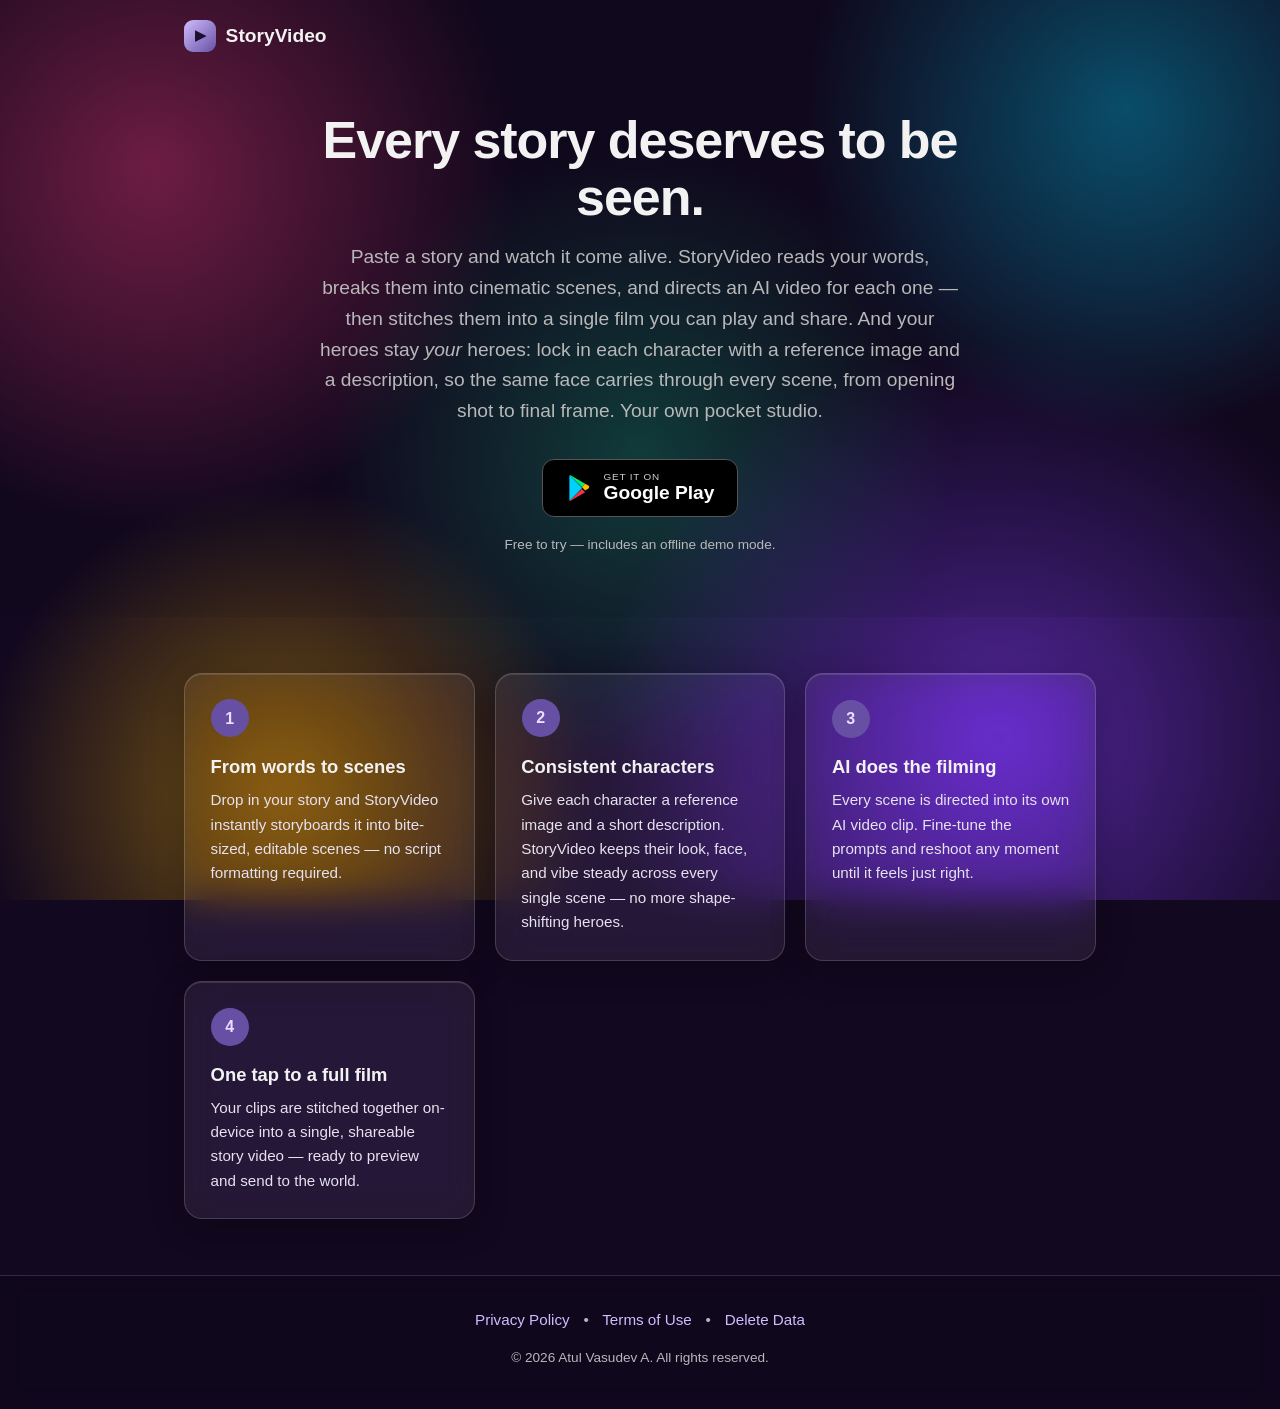
<file: index.html>
<!DOCTYPE html>
<html lang="en">
<head>
  <meta charset="UTF-8" />
  <meta name="viewport" content="width=device-width, initial-scale=1.0" />
  <title>StoryVideo — Turn your story into an AI video</title>
  <meta name="description" content="StoryVideo turns your words into a film — AI-generated scenes with characters that stay consistent from the first frame to the last, using reference images and character descriptions. Right on your phone." />
  <link rel="stylesheet" href="storyvideo/styles.css" />
</head>
<body>
  <header class="hero">
    <nav class="nav">
      <a class="brand" href="index.html">
        <span class="brand-mark">▶</span>
        <span>StoryVideo</span>
      </a>
    </nav>

    <div class="hero-inner">
      <h1>Every story deserves to be seen.</h1>
      <p class="lede">
        Paste a story and watch it come alive. StoryVideo reads your words, breaks them
        into cinematic scenes, and directs an AI video for each one — then stitches them
        into a single film you can play and share. And your heroes stay <em>your</em> heroes:
        lock in each character with a reference image and a description, so the same face
        carries through every scene, from opening shot to final frame. Your own pocket studio.
      </p>

      <a class="play-btn" href="https://play.google.com/store/apps/details?id=com.atul109.storyvideo"
         target="_blank" rel="noopener">
        <svg class="play-icon" viewBox="0 0 512 512" aria-hidden="true">
          <path fill="#EA4335" d="M325 234 92 3c-8-8-19-3-19 9v494c0 12 11 17 19 9l233-231z" opacity="0"/>
          <path fill="#00D0FF" d="M73 6C69 9 66 15 66 22v468c0 7 3 13 7 16l246-250L73 6z"/>
          <path fill="#00F076" d="M73 6c5-3 12-3 18 0l286 165-64 64L73 6z"/>
          <path fill="#FFBD00" d="M377 171l64 37c22 13 22 45 0 58l-64 37-64-66 64-66z"/>
          <path fill="#F63448" d="M73 506c5 3 12 3 18 0l286-165-64-64-240 229z"/>
        </svg>
        <span class="play-btn-text">
          <small>GET IT ON</small>
          <strong>Google Play</strong>
        </span>
      </a>

      <p class="platform-note">Free to try — includes an offline demo mode.</p>
    </div>
  </header>

  <main>
    <section class="features">
      <div class="feature">
        <div class="feature-num">1</div>
        <h3>From words to scenes</h3>
        <p>Drop in your story and StoryVideo instantly storyboards it into bite-sized, editable scenes — no script formatting required.</p>
      </div>
      <div class="feature">
        <div class="feature-num">2</div>
        <h3>Consistent characters</h3>
        <p>Give each character a reference image and a short description. StoryVideo keeps their look, face, and vibe steady across every single scene — no more shape-shifting heroes.</p>
      </div>
      <div class="feature">
        <div class="feature-num">3</div>
        <h3>AI does the filming</h3>
        <p>Every scene is directed into its own AI video clip. Fine-tune the prompts and reshoot any moment until it feels just right.</p>
      </div>
      <div class="feature">
        <div class="feature-num">4</div>
        <h3>One tap to a full film</h3>
        <p>Your clips are stitched together on-device into a single, shareable story video — ready to preview and send to the world.</p>
      </div>
    </section>
  </main>

  <footer class="footer">
    <div class="footer-links">
      <a href="storyvideo/privacy.html">Privacy Policy</a>
      <span class="dot">•</span>
      <a href="storyvideo/terms.html">Terms of Use</a>
      <span class="dot">•</span>
      <a href="storyvideo/delete-data.html">Delete Data</a>
    </div>
    <p class="copyright">© 2026 Atul Vasudev A. All rights reserved.</p>
  </footer>
</body>
</html>
</file>
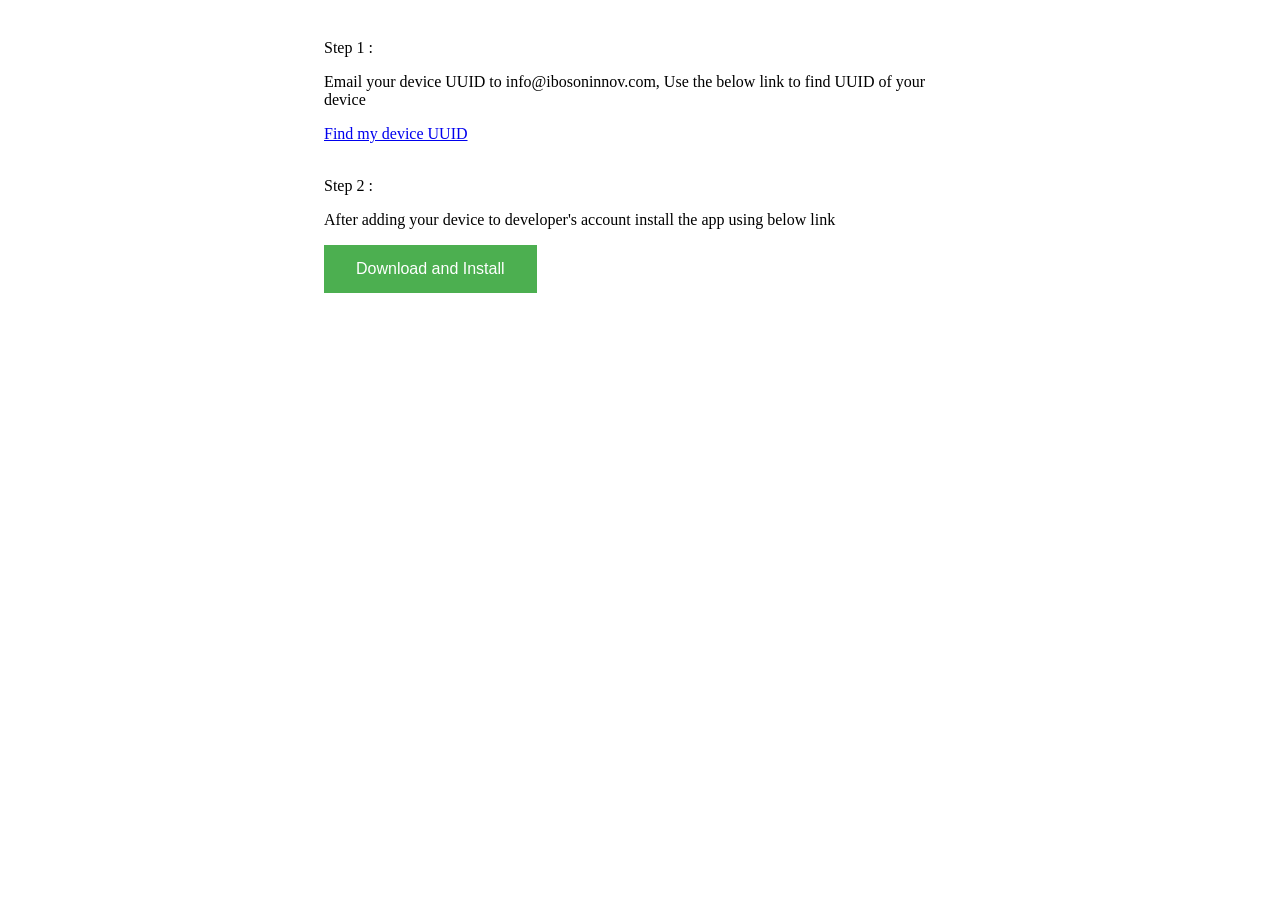
<file: ios.html>
<html>
    <body>
      
        <div class="container">
          <div class="center">
              <p>Step 1 :</p>
              <p>Email your device UUID to info@ibosoninnov.com, Use the below link to find UUID of your device</p>
              <a href="https://webapp.diawi.com/device">Find my device UUID</a><br><br>
              <p>Step 2 :</p>
              <p>After adding your device to developer's account install the app using below link</p>
            <button class="button" onclick="buttonAction()">Download and Install</button>
          </div>
        </div>
       
        <script>
            function buttonAction(){
                window.open("itms-services://?action=download-manifest&url=https://atul109.github.io/testipa.plist");
            }
        </script>
        
        <style>
        .container { 
          height: 300px;
          position: relative;
        }

        .center {
          margin: 0;
          position: absolute;
          top: 50%;
          left: 50%;
          -ms-transform: translate(-50%, -50%);
          transform: translate(-50%, -50%);
        }
            
        .button {
          background-color: #4CAF50; /* Green */
          border: none;
          color: white;
          padding: 15px 32px;
          text-align: center;
          text-decoration: none;
          display: inline-block;
          font-size: 16px;
        }
        </style>

    </body>
</html>
</file>
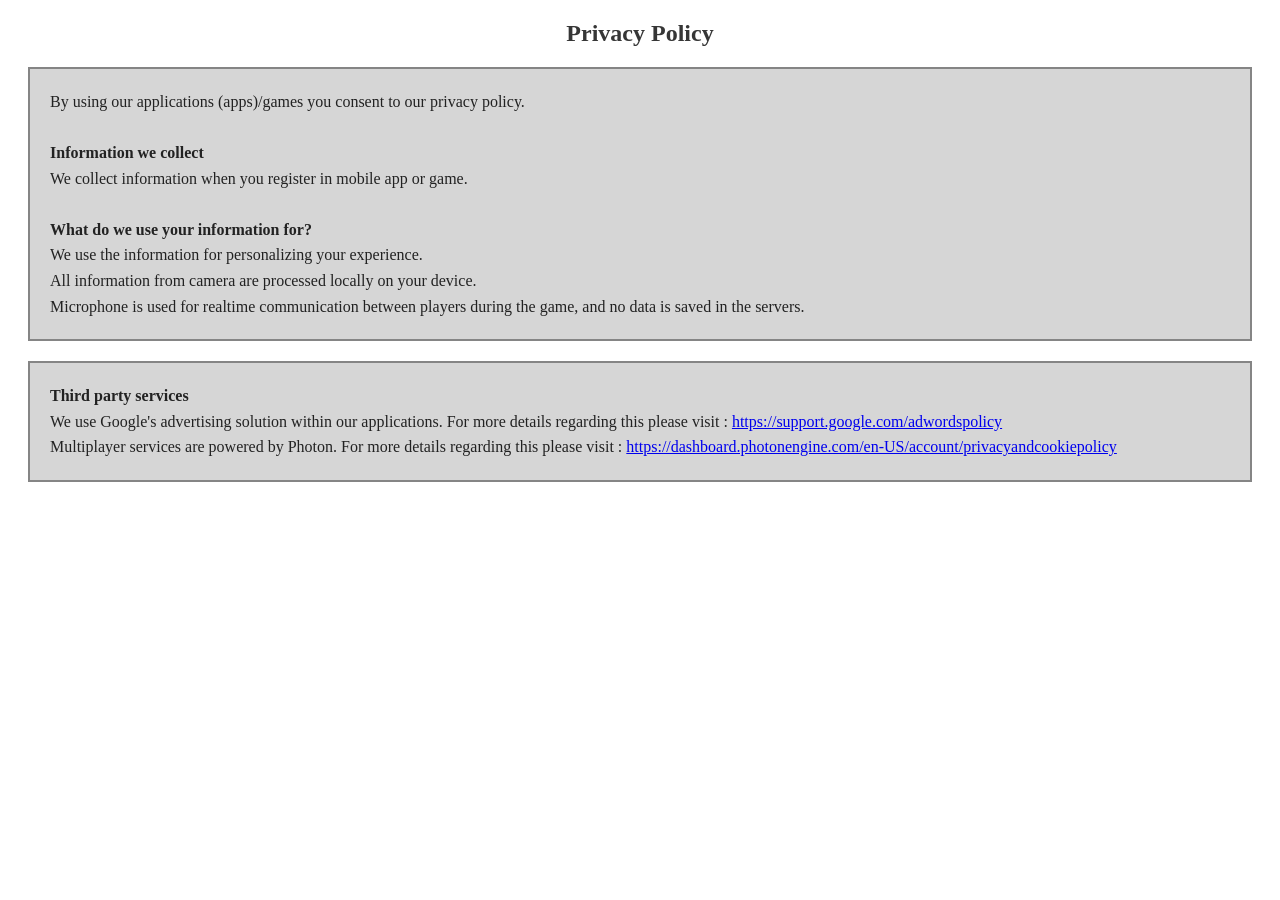
<file: PrivacyPolicy.html>
<!DOCTYPE html>
<html>
	<head>
		<title>Privacy Policy</title>
		<style>
			.paragraph {
			  background-color: rgb(214, 214, 214);
			  color: rgb(34, 34, 34);
			  border: 2px solid rgba(54, 54, 54, 0.5);
			  margin: 20px;
			  padding: 20px;
			  line-height: 1.6;
			}
			</style>
	</head>
	<body>
		<h2 style="text-align:center; color: rgb(54, 54, 54);">Privacy Policy</h2>
	
	<div class="paragraph" style="text-align:left;">
		<span>By using our applications (apps)/games you consent to our privacy policy.<br><br>
			<strong>Information we collect</strong><br>
			We collect information when you register in mobile app or game.<br><br>
			<strong>What do we use your information for?</strong><br>
			We use the information for personalizing your experience.</span><br>
			All information from camera are processed locally on your device.&nbsp;<br>
		Microphone is used for realtime communication between players during the game, and no data is saved in the servers.</div>
	
		<div class="paragraph" style="text-align:left;"><strong>Third party services</strong>&nbsp;<br>
			We use Google's advertising solution within our applications. For more details regarding this please visit : <a target="_blank" href="https://support.google.com/adwordspolicy">https://support.google.com/adwordspolicy</a><br>
			Multiplayer services are powered by Photon. For more details regarding this please visit : <a target="_blank" href="https://dashboard.photonengine.com/en-US/account/privacyandcookiepolicy">https://dashboard.photonengine.com/en-US/account/privacyandcookiepolicy</a>
		</div>
	</div>
	</body>
	</html>
</file>
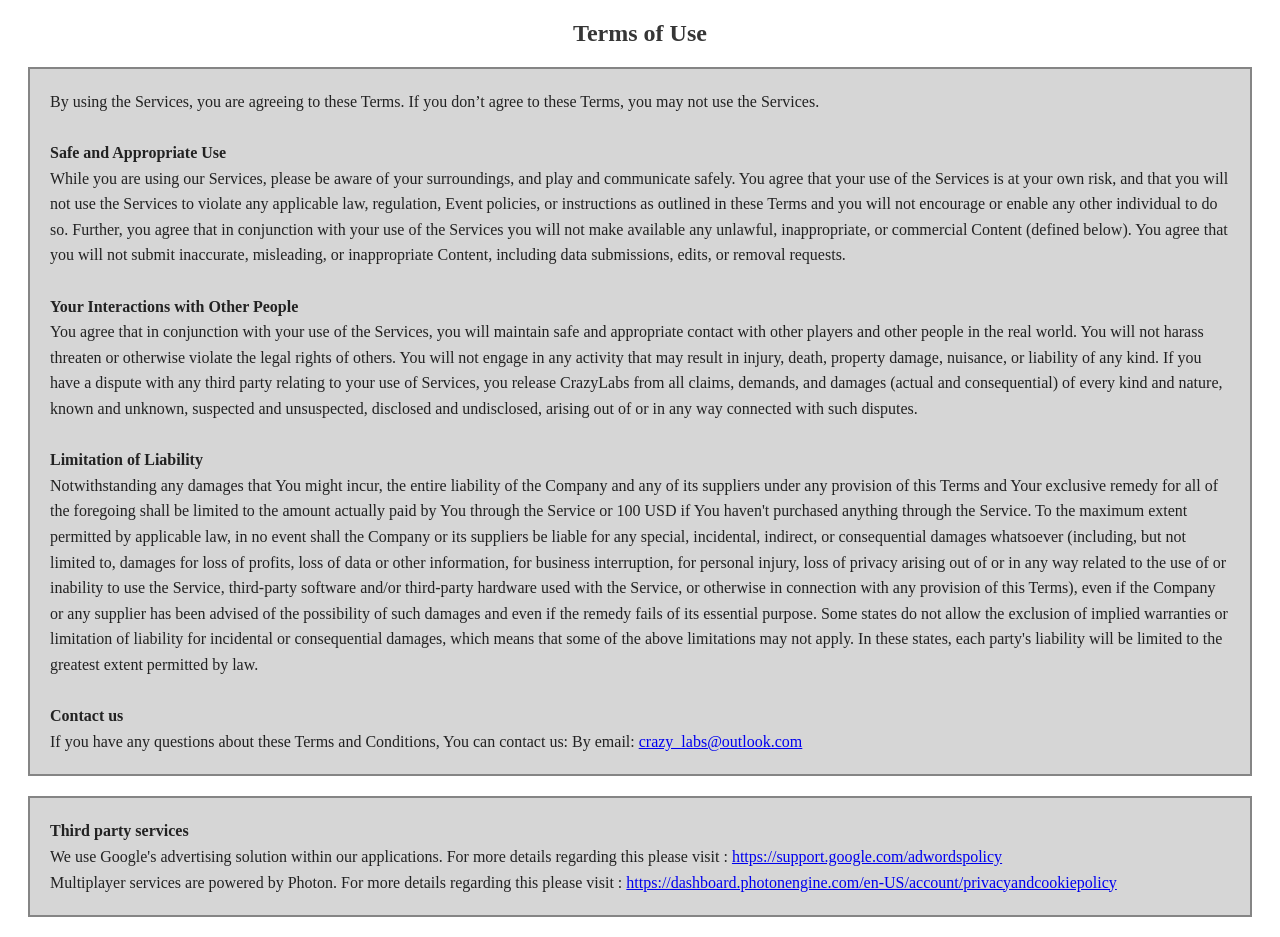
<file: TermsAndConditions.html>
<!DOCTYPE html>
<html>
	<head>
		<title>Terms of Use</title>
		<style>
			.paragraph {
			  background-color: rgb(214, 214, 214);
			  color: rgb(34, 34, 34);
			  border: 2px solid rgba(54, 54, 54, 0.5);
			  margin: 20px;
			  padding: 20px;
			  line-height: 1.6;
			}
			</style>
	</head>
	<body>
		<h2 style="text-align:center; color: rgb(54, 54, 54);">Terms of Use</h2>
	
	<div class="paragraph" style="text-align:left;">
		<span>By using the Services, you are agreeing to these Terms. If you don’t agree to these Terms, you may not use the Services.<br><br>
			<strong>Safe and Appropriate Use</strong><br>
While you are using our Services, please be aware of your surroundings, and play and communicate safely. You agree that your use of the Services is at your own risk, and that you will not use the Services to violate any applicable law, regulation, Event policies, or instructions as outlined in these Terms and you will not encourage or enable any other individual to do so.

Further, you agree that in conjunction with your use of the Services you will not make available any unlawful, inappropriate, or commercial Content (defined below). You agree that you will not submit inaccurate, misleading, or inappropriate Content, including data submissions, edits, or removal requests.<br><br>

<strong>Your Interactions with Other People</strong><br>
You agree that in conjunction with your use of the Services, you will maintain safe and appropriate contact with other players and other people in the real world. You will not harass threaten or otherwise violate the legal rights of others. You will not engage in any activity that may result in injury, death, property damage, nuisance, or liability of any kind. 
If you have a dispute with any third party relating to your use of Services, you release CrazyLabs from all claims, demands, and damages (actual and consequential) of every kind and nature, known and unknown, suspected and unsuspected, disclosed and undisclosed, arising out of or in any way connected with such disputes.<br><br>

<strong>Limitation of Liability</strong><br>
Notwithstanding any damages that You might incur, the entire liability of the Company and any of its suppliers under any provision of this Terms and Your exclusive remedy for all of the foregoing shall be limited to the amount actually paid by You through the Service or 100 USD if You haven't purchased anything through the Service.

To the maximum extent permitted by applicable law, in no event shall the Company or its suppliers be liable for any special, incidental, indirect, or consequential damages whatsoever (including, but not limited to, damages for loss of profits, loss of data or other information, for business interruption, for personal injury, loss of privacy arising out of or in any way related to the use of or inability to use the Service, third-party software and/or third-party hardware used with the Service, or otherwise in connection with any provision of this Terms), even if the Company or any supplier has been advised of the possibility of such damages and even if the remedy fails of its essential purpose.

Some states do not allow the exclusion of implied warranties or limitation of liability for incidental or consequential damages, which means that some of the above limitations may not apply. In these states, each party's liability will be limited to the greatest extent permitted by law.<br><br>

<strong>Contact us</strong><br>
If you have any questions about these Terms and Conditions, You can contact us:

By email: <a href="mailto:crazy_labs@outlook.com">crazy_labs@outlook.com</a>
			</div>
	
		<div class="paragraph" style="text-align:left;"><strong>Third party services</strong>&nbsp;<br>
			We use Google's advertising solution within our applications. For more details regarding this please visit : <a target="_blank" href="https://support.google.com/adwordspolicy">https://support.google.com/adwordspolicy</a><br>
			Multiplayer services are powered by Photon. For more details regarding this please visit : <a target="_blank" href="https://dashboard.photonengine.com/en-US/account/privacyandcookiepolicy">https://dashboard.photonengine.com/en-US/account/privacyandcookiepolicy</a>
		</div>
	</div>
	</body>
	</html>
</file>
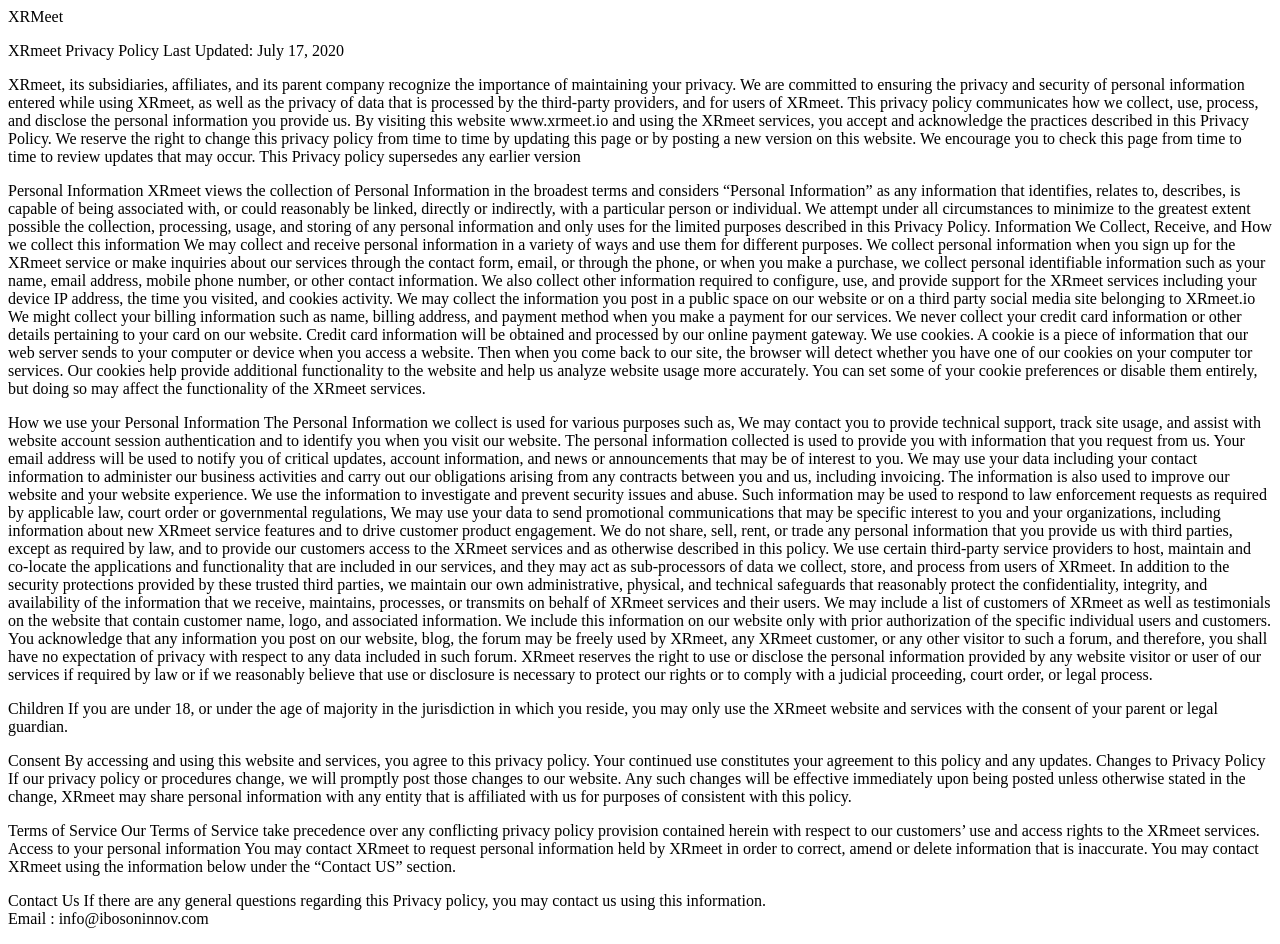
<file: xrmeet-privacy.html>
<html>
    <head>XRMeet</head>
    <body>
    <p>
        XRmeet Privacy Policy 
Last Updated: July 17, 2020
</p>
<p>

XRmeet, its subsidiaries, affiliates, and its parent company recognize the importance of maintaining your privacy. We are committed to ensuring the privacy and security of personal information entered while using XRmeet, as well as the privacy of data that is processed by the third-party providers, and for users of XRmeet. This privacy policy communicates how we collect, use, process, and disclose the personal information you provide us. 

By visiting this website www.xrmeet.io and using the XRmeet services, you accept and acknowledge the practices described in this Privacy Policy. 

We reserve the right to change this privacy policy from time to time by updating this page or by posting a new version on this website. We encourage you to check this page from time to time to review updates that may occur. 

This Privacy policy supersedes any earlier version 
</p>
<p>
Personal Information 

XRmeet views the collection of Personal Information in the broadest terms and considers “Personal Information” as any information that identifies, relates to, describes, is capable of being associated with, or could reasonably be linked, directly or indirectly, with a particular person or individual. 
We attempt under all circumstances to minimize to the greatest extent possible the collection, processing, usage, and storing of any personal information and only uses for the limited purposes described in this Privacy Policy. 

Information We Collect, Receive, and How we collect this information

We may collect and receive personal information in a variety of ways and use them for different purposes. 

We collect personal information when you sign up for the XRmeet service or make inquiries about our services through the contact form, email, or through the phone, or when you make a purchase, we collect personal identifiable information such as your name, email address, mobile phone number, or other contact information.  

We also collect other information required to configure, use, and provide support for the XRmeet services including your device IP address, the time you visited, and cookies activity.
We may collect the information you post in a public space on our website or on a third party social media site belonging to XRmeet.io 

We might collect your billing information such as name, billing address, and payment method when you make a payment for our services. We never collect your credit card information or other details pertaining to your card on our website. Credit card information will be obtained and processed by our online payment gateway.

We use cookies. A cookie is a piece of information that our web server sends to your computer or device when you access a website. Then when you come back to our site, the browser will detect whether you have one of our cookies on your computer tor services. Our cookies help provide additional functionality to the website and help us analyze website usage more accurately. You can set some of your cookie preferences or disable them entirely, but doing so may affect the functionality of the XRmeet services. 
</p>
<p>
How we use your Personal Information

The Personal Information we collect is used for various purposes such as,

We may contact you to provide technical support, track site usage, and assist with website account session authentication and to identify you when you visit our website.

The personal information collected is used to provide you with information that you request from us. Your email address will be used to notify you of critical updates, account information, and news or announcements that may be of interest to you. 

We may use your data including your contact information to administer our business activities and carry out our obligations arising from any contracts between you and us, including invoicing.

The information is also used to improve our website and your website experience. We use the information to investigate and prevent security issues and abuse. Such information may be used to respond to law enforcement requests as required by applicable law, court order or governmental regulations, 

We may use your data to send promotional communications that may be specific interest to you and your organizations, including information about new XRmeet service features and to drive customer product engagement. 

We do not share, sell, rent, or trade any personal information that you provide us with third parties, except as required by law, and to provide our customers access to the XRmeet services and as otherwise described in this policy. 

We use certain third-party service providers to host, maintain and co-locate the applications and functionality that are included in our services, and they may act as sub-processors of data we collect, store, and process from users of XRmeet. In addition to the security protections provided by these trusted third parties, we maintain our own administrative, physical, and technical safeguards that reasonably protect the confidentiality, integrity, and availability of the information that we receive, maintains, processes, or transmits on behalf of XRmeet services and their users. 

We may include a list of customers of XRmeet as well as testimonials on the website that contain customer name, logo, and associated information. We include this information on our website only with prior authorization of the specific individual users and customers. You acknowledge that any information you post on our website, blog, the forum may be freely used by XRmeet, any XRmeet customer, or any other visitor to such a forum, and therefore, you shall have no expectation of privacy with respect to any data included in such forum. 

XRmeet reserves the right to use or disclose the personal information provided by any website visitor or user of our services if required by law or if we reasonably believe that use or disclosure is necessary to protect our rights or to comply with a judicial proceeding, court order, or legal process. 
</p>
<p>
Children

If you are under 18, or under the age of majority in the jurisdiction in which you reside, you may only use the XRmeet website and services with the consent of your parent or legal guardian. 
</p>
<p>
Consent 

	By accessing and using this website and services, you agree to this privacy policy. Your continued use constitutes your agreement to this policy and any updates. 

Changes to Privacy Policy

	If our privacy policy or procedures change, we will promptly post those changes to our website. Any such changes will be effective immediately upon being posted unless otherwise stated in the change, XRmeet may share personal information with any entity that is affiliated with us for purposes of consistent with this policy. 
</p>
<p>
Terms of Service 

	Our Terms of Service take precedence over any conflicting privacy policy provision contained herein with respect to our customers’ use and access rights to the XRmeet services. 

Access to your personal information

    You may contact XRmeet to request personal information held by XRmeet in order to correct, amend or delete information that is inaccurate. You may contact XRmeet using the information below under the “Contact US” section. 
</p>
<p>
Contact Us	

	If there are any general questions regarding this Privacy policy, you may contact us using this information. 

<br>Email : info@ibosoninnov.com
</p>



    </body>
</html>
</file>
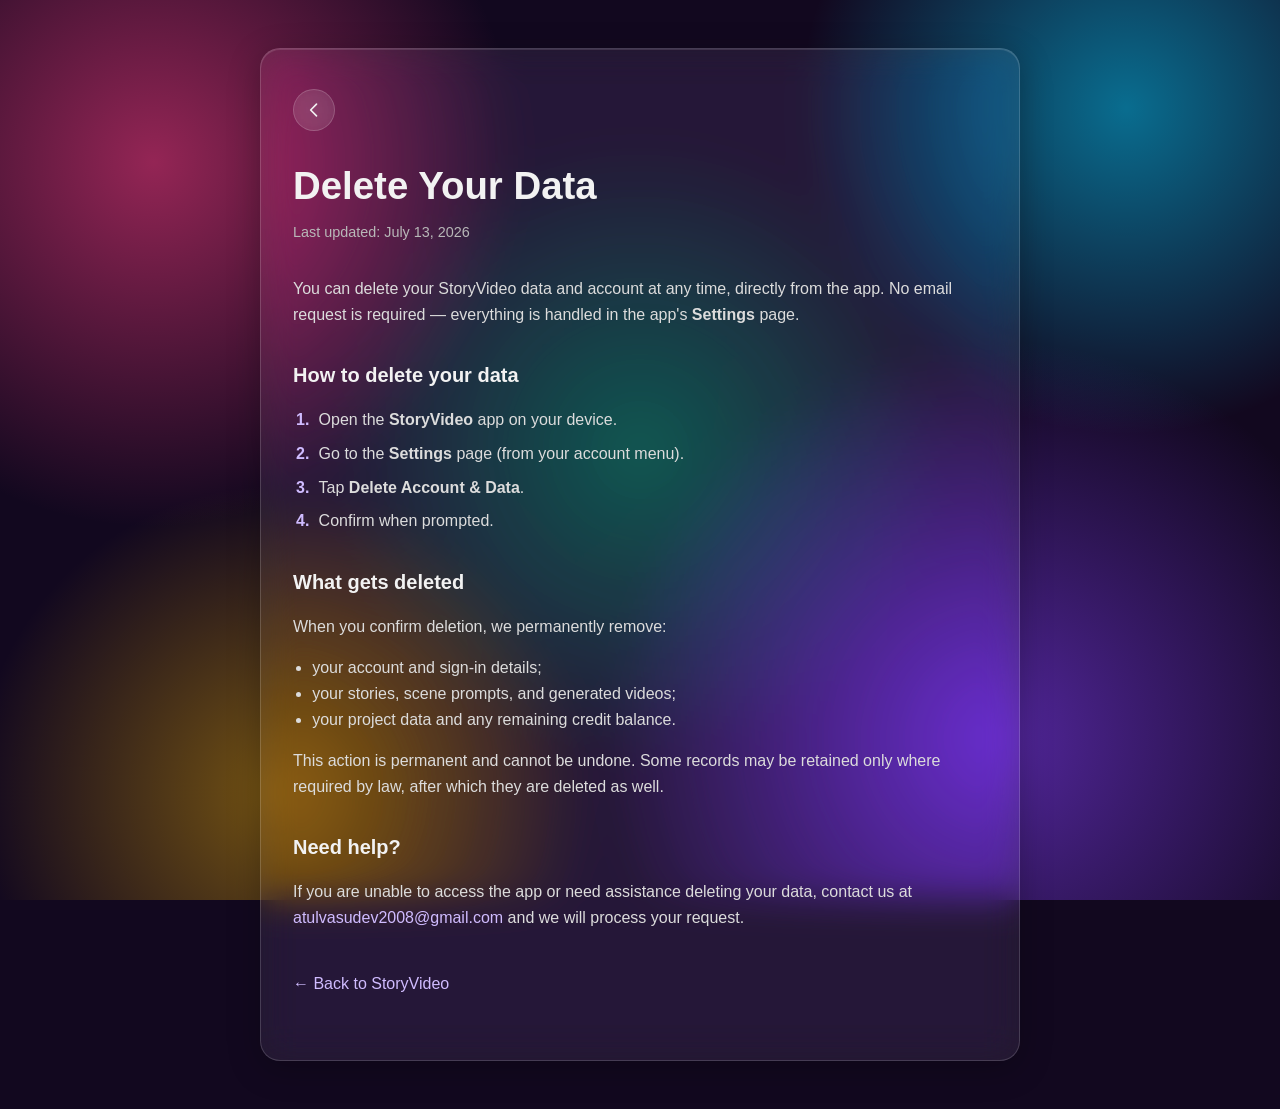
<file: storyvideo/delete-data.html>
<!DOCTYPE html>
<html lang="en">
<head>
  <meta charset="UTF-8" />
  <meta name="viewport" content="width=device-width, initial-scale=1.0" />
  <title>Delete Your Data — StoryVideo</title>
  <link rel="stylesheet" href="styles.css" />
</head>
<body>
  <article class="legal">
    <a class="back" href="../index.html" aria-label="Back to StoryVideo" title="Back to StoryVideo">
      <svg viewBox="0 0 24 24" aria-hidden="true">
        <path d="M15 5l-7 7 7 7" fill="none" stroke="currentColor" stroke-width="2"
              stroke-linecap="round" stroke-linejoin="round"/>
      </svg>
    </a>
    <h1>Delete Your Data</h1>
    <p class="updated">Last updated: July 13, 2026</p>

    <p>
      You can delete your StoryVideo data and account at any time, directly from the
      app. No email request is required — everything is handled in the app's
      <strong>Settings</strong> page.
    </p>

    <h2>How to delete your data</h2>
    <ol class="steps">
      <li>Open the <strong>StoryVideo</strong> app on your device.</li>
      <li>Go to the <strong>Settings</strong> page (from your account menu).</li>
      <li>Tap <strong>Delete Account &amp; Data</strong>.</li>
      <li>Confirm when prompted.</li>
    </ol>

    <h2>What gets deleted</h2>
    <p>When you confirm deletion, we permanently remove:</p>
    <ul>
      <li>your account and sign-in details;</li>
      <li>your stories, scene prompts, and generated videos;</li>
      <li>your project data and any remaining credit balance.</li>
    </ul>
    <p>
      This action is permanent and cannot be undone. Some records may be retained
      only where required by law, after which they are deleted as well.
    </p>

    <h2>Need help?</h2>
    <p>
      If you are unable to access the app or need assistance deleting your data,
      contact us at
      <a href="mailto:atulvasudev2008@gmail.com">atulvasudev2008@gmail.com</a>
      and we will process your request.
    </p>

    <p style="margin-top:2.5rem;"><a href="../index.html">← Back to StoryVideo</a></p>
  </article>
</body>
</html>
</file>
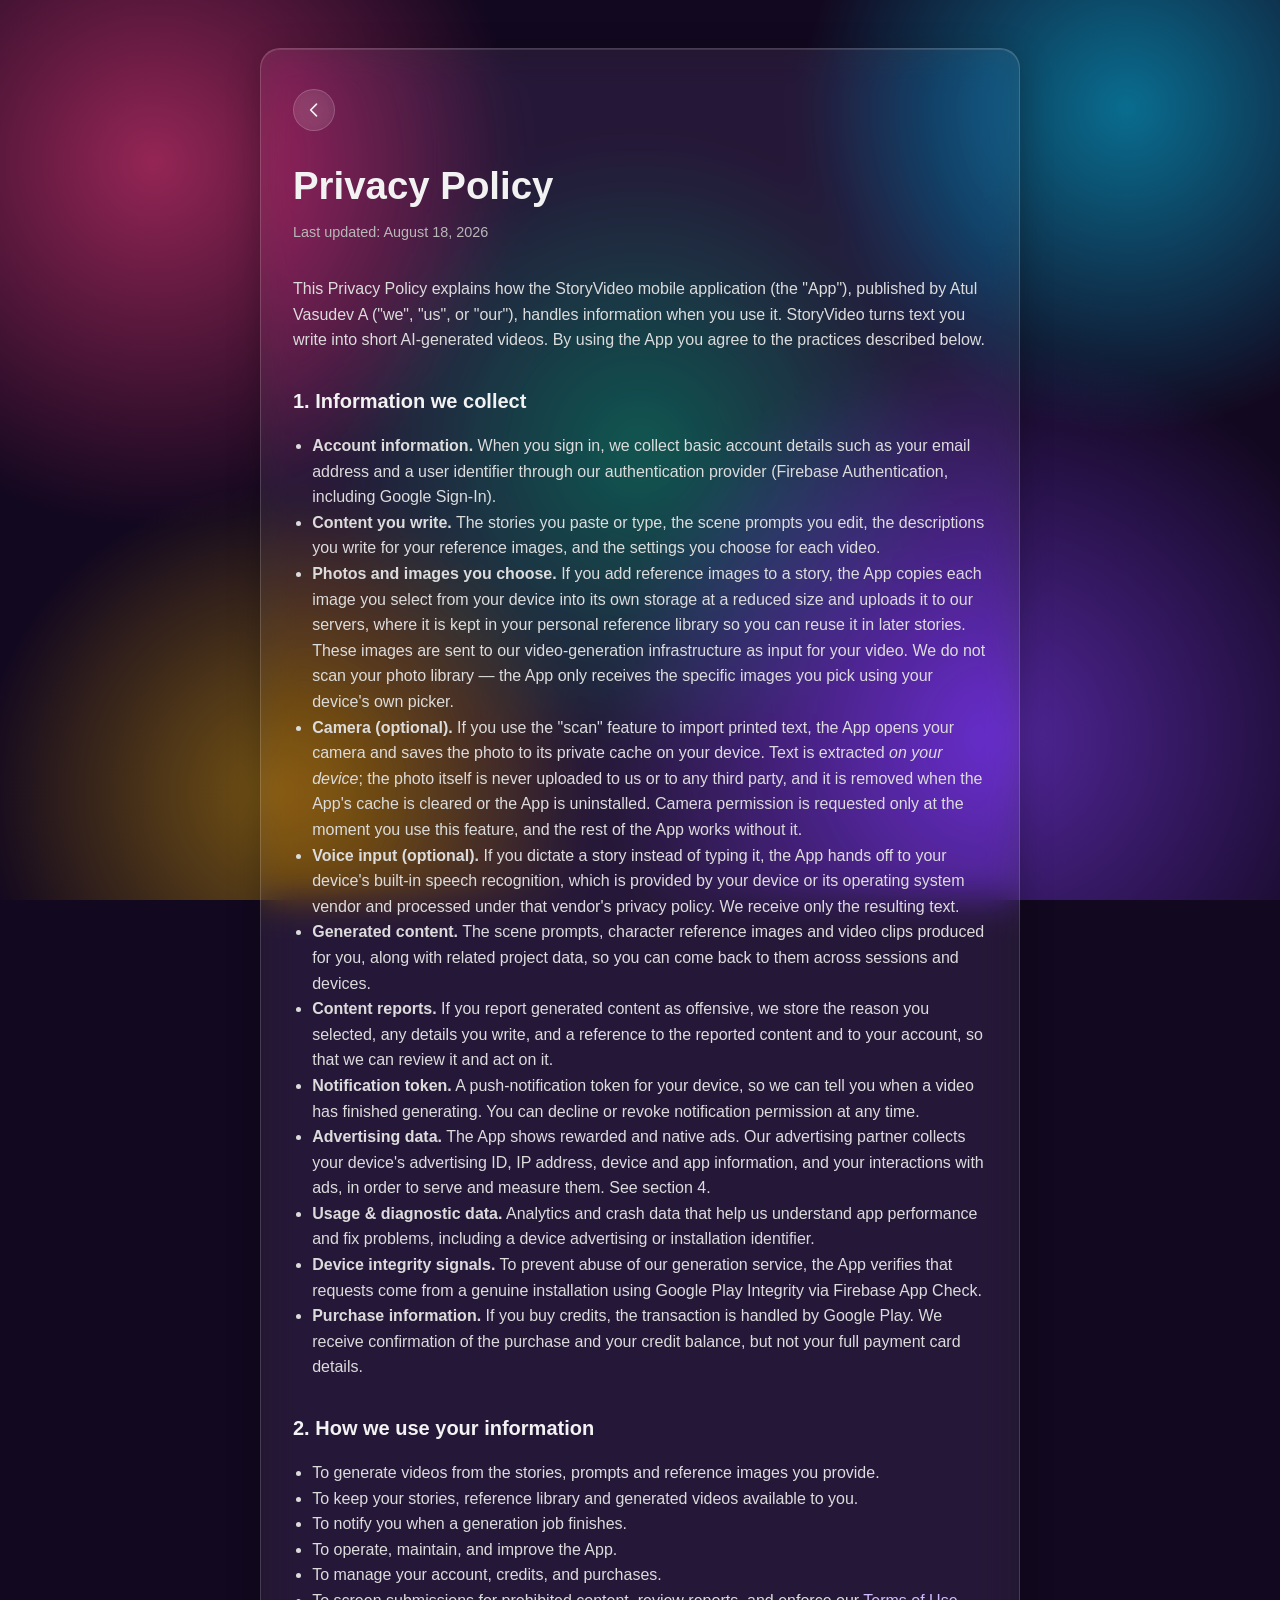
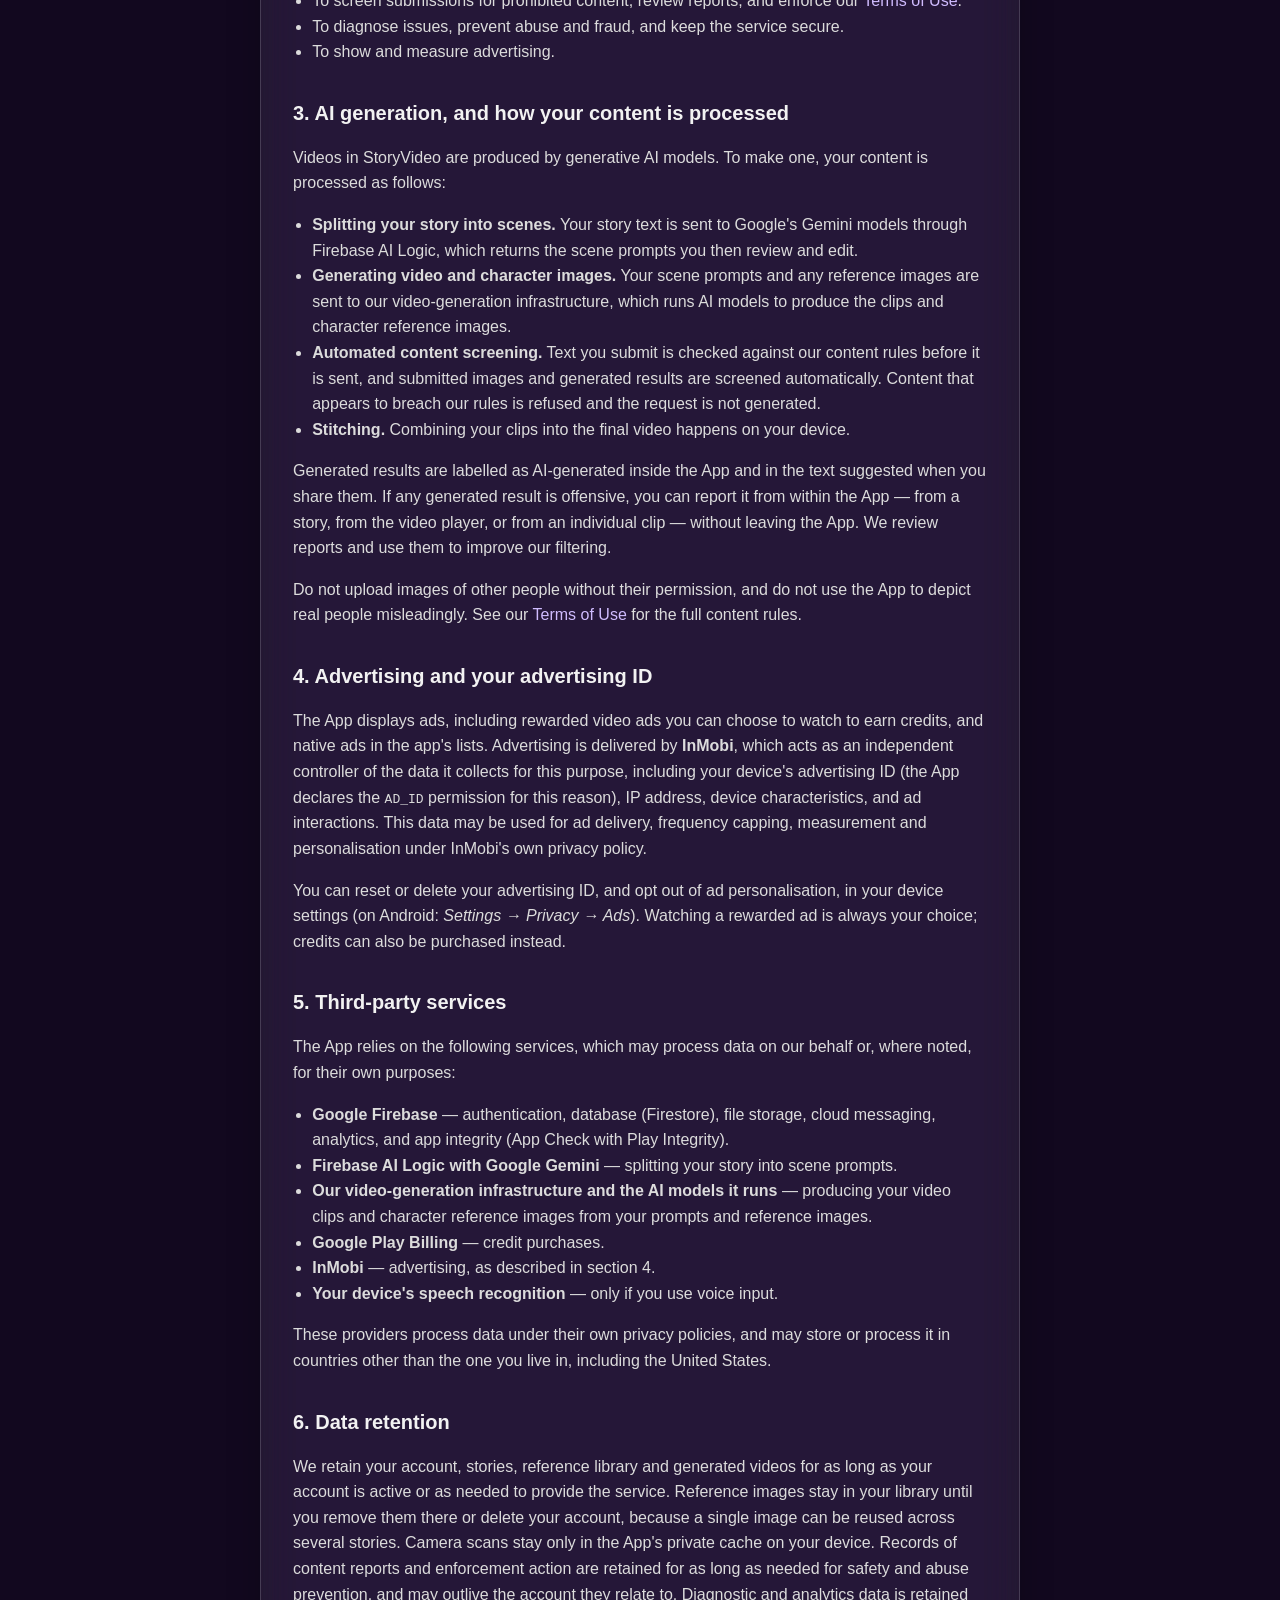
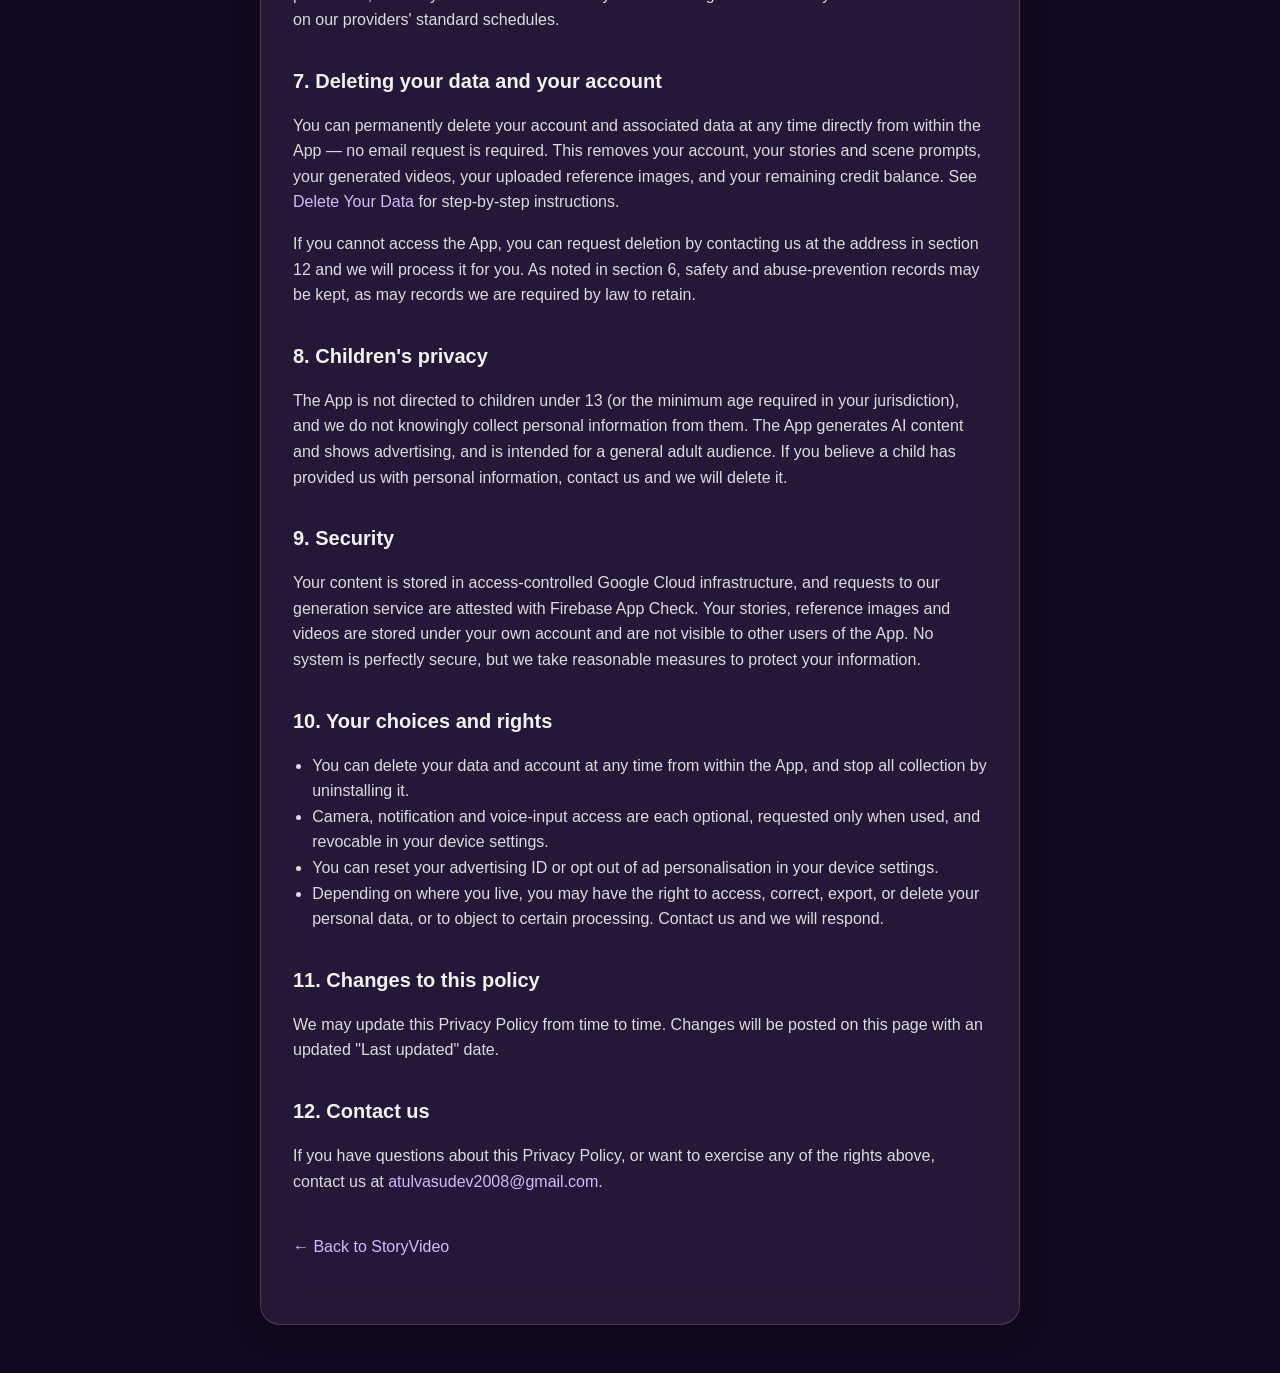
<file: storyvideo/privacy.html>
<!DOCTYPE html>
<html lang="en">
<head>
  <meta charset="UTF-8" />
  <meta name="viewport" content="width=device-width, initial-scale=1.0" />
  <title>Privacy Policy — StoryVideo</title>
  <link rel="stylesheet" href="styles.css" />
</head>
<body>
  <article class="legal">
    <a class="back" href="../index.html" aria-label="Back to StoryVideo" title="Back to StoryVideo">
      <svg viewBox="0 0 24 24" aria-hidden="true">
        <path d="M15 5l-7 7 7 7" fill="none" stroke="currentColor" stroke-width="2"
              stroke-linecap="round" stroke-linejoin="round"/>
      </svg>
    </a>
    <h1>Privacy Policy</h1>
    <p class="updated">Last updated: August 18, 2026</p>

    <p>
      This Privacy Policy explains how the StoryVideo mobile application
      (the "App"), published by Atul Vasudev A ("we", "us", or "our"),
      handles information when you use it. StoryVideo turns text you write into
      short AI-generated videos. By using the App you agree to the practices
      described below.
    </p>

    <h2>1. Information we collect</h2>
    <ul>
      <li><strong>Account information.</strong> When you sign in, we collect basic
        account details such as your email address and a user identifier through
        our authentication provider (Firebase Authentication, including Google
        Sign-In).</li>
      <li><strong>Content you write.</strong> The stories you paste or type, the
        scene prompts you edit, the descriptions you write for your reference
        images, and the settings you choose for each video.</li>
      <li><strong>Photos and images you choose.</strong> If you add reference
        images to a story, the App copies each image you select from your device
        into its own storage at a reduced size and uploads it to our servers, where
        it is kept in your personal reference library so you can reuse it in later
        stories. These images are sent to our video-generation infrastructure as
        input for your video. We do not scan your photo library — the App only
        receives the specific images you pick using your device's own picker.</li>
      <li><strong>Camera (optional).</strong> If you use the "scan" feature to
        import printed text, the App opens your camera and saves the photo to its
        private cache on your device. Text is extracted <em>on your device</em>;
        the photo itself is never uploaded to us or to any third party, and it is
        removed when the App's cache is cleared or the App is uninstalled. Camera
        permission is requested only at the moment you use this feature, and the
        rest of the App works without it.</li>
      <li><strong>Voice input (optional).</strong> If you dictate a story instead
        of typing it, the App hands off to your device's built-in speech
        recognition, which is provided by your device or its operating system
        vendor and processed under that vendor's privacy policy. We receive only
        the resulting text.</li>
      <li><strong>Generated content.</strong> The scene prompts, character
        reference images and video clips produced for you, along with related
        project data, so you can come back to them across sessions and devices.</li>
      <li><strong>Content reports.</strong> If you report generated content as
        offensive, we store the reason you selected, any details you write, and a
        reference to the reported content and to your account, so that we can
        review it and act on it.</li>
      <li><strong>Notification token.</strong> A push-notification token for your
        device, so we can tell you when a video has finished generating. You can
        decline or revoke notification permission at any time.</li>
      <li><strong>Advertising data.</strong> The App shows rewarded and native ads.
        Our advertising partner collects your device's advertising ID, IP address,
        device and app information, and your interactions with ads, in order to
        serve and measure them. See section 4.</li>
      <li><strong>Usage &amp; diagnostic data.</strong> Analytics and crash data
        that help us understand app performance and fix problems, including a
        device advertising or installation identifier.</li>
      <li><strong>Device integrity signals.</strong> To prevent abuse of our
        generation service, the App verifies that requests come from a genuine
        installation using Google Play Integrity via Firebase App Check.</li>
      <li><strong>Purchase information.</strong> If you buy credits, the transaction
        is handled by Google Play. We receive confirmation of the purchase and your
        credit balance, but not your full payment card details.</li>
    </ul>

    <h2>2. How we use your information</h2>
    <ul>
      <li>To generate videos from the stories, prompts and reference images you provide.</li>
      <li>To keep your stories, reference library and generated videos available to you.</li>
      <li>To notify you when a generation job finishes.</li>
      <li>To operate, maintain, and improve the App.</li>
      <li>To manage your account, credits, and purchases.</li>
      <li>To screen submissions for prohibited content, review reports, and enforce
        our <a href="terms.html">Terms of Use</a>.</li>
      <li>To diagnose issues, prevent abuse and fraud, and keep the service secure.</li>
      <li>To show and measure advertising.</li>
    </ul>

    <h2>3. AI generation, and how your content is processed</h2>
    <p>
      Videos in StoryVideo are produced by generative AI models. To make one, your
      content is processed as follows:
    </p>
    <ul>
      <li><strong>Splitting your story into scenes.</strong> Your story text is
        sent to Google's Gemini models through Firebase AI Logic, which returns the
        scene prompts you then review and edit.</li>
      <li><strong>Generating video and character images.</strong> Your scene
        prompts and any reference images are sent to our video-generation
        infrastructure, which runs AI models to produce the clips and character
        reference images.</li>
      <li><strong>Automated content screening.</strong> Text you submit is checked
        against our content rules before it is sent, and submitted images and
        generated results are screened automatically. Content that appears to
        breach our rules is refused and the request is not generated.</li>
      <li><strong>Stitching.</strong> Combining your clips into the final video
        happens on your device.</li>
    </ul>
    <p>
      Generated results are labelled as AI-generated inside the App and in the
      text suggested when you share them. If any generated result is offensive,
      you can report it from within the App — from a story, from the video player,
      or from an individual clip — without leaving the App. We review reports and
      use them to improve our filtering.
    </p>
    <p>
      Do not upload images of other people without their permission, and do not use
      the App to depict real people misleadingly. See our
      <a href="terms.html">Terms of Use</a> for the full content rules.
    </p>

    <h2>4. Advertising and your advertising ID</h2>
    <p>
      The App displays ads, including rewarded video ads you can choose to watch to
      earn credits, and native ads in the app's lists. Advertising is delivered by
      <strong>InMobi</strong>, which acts as an independent controller of the data
      it collects for this purpose, including your device's advertising ID
      (the App declares the <code>AD_ID</code> permission for this reason), IP
      address, device characteristics, and ad interactions. This data may be used
      for ad delivery, frequency capping, measurement and personalisation under
      InMobi's own privacy policy.
    </p>
    <p>
      You can reset or delete your advertising ID, and opt out of ad
      personalisation, in your device settings (on Android:
      <em>Settings → Privacy → Ads</em>). Watching a rewarded ad is always your
      choice; credits can also be purchased instead.
    </p>

    <h2>5. Third-party services</h2>
    <p>
      The App relies on the following services, which may process data on our
      behalf or, where noted, for their own purposes:
    </p>
    <ul>
      <li><strong>Google Firebase</strong> — authentication, database (Firestore),
        file storage, cloud messaging, analytics, and app integrity (App Check with
        Play Integrity).</li>
      <li><strong>Firebase AI Logic with Google Gemini</strong> — splitting your
        story into scene prompts.</li>
      <li><strong>Our video-generation infrastructure and the AI models it runs</strong>
        — producing your video clips and character reference images from your
        prompts and reference images.</li>
      <li><strong>Google Play Billing</strong> — credit purchases.</li>
      <li><strong>InMobi</strong> — advertising, as described in section 4.</li>
      <li><strong>Your device's speech recognition</strong> — only if you use voice
        input.</li>
    </ul>
    <p>
      These providers process data under their own privacy policies, and may store
      or process it in countries other than the one you live in, including the
      United States.
    </p>

    <h2>6. Data retention</h2>
    <p>
      We retain your account, stories, reference library and generated videos for
      as long as your account is active or as needed to provide the service.
      Reference images stay in your library until you remove them there or delete
      your account, because a single image can be reused across several stories.
      Camera scans stay only in the App's private cache on your device.
      Records of content reports and enforcement action are retained for as long as
      needed for safety and abuse prevention, and may outlive the account they
      relate to. Diagnostic and analytics data is retained on our providers'
      standard schedules.
    </p>

    <h2>7. Deleting your data and your account</h2>
    <p>
      You can permanently delete your account and associated data at any time
      directly from within the App — no email request is required. This removes
      your account, your stories and scene prompts, your generated videos, your
      uploaded reference images, and your remaining credit balance. See
      <a href="delete-data.html">Delete Your Data</a> for step-by-step instructions.
    </p>
    <p>
      If you cannot access the App, you can request deletion by contacting us at
      the address in section 12 and we will process it for you. As noted in
      section 6, safety and abuse-prevention records may be kept, as may records we
      are required by law to retain.
    </p>

    <h2>8. Children's privacy</h2>
    <p>
      The App is not directed to children under 13 (or the minimum age required in
      your jurisdiction), and we do not knowingly collect personal information from
      them. The App generates AI content and shows advertising, and is intended for
      a general adult audience. If you believe a child has provided us with personal
      information, contact us and we will delete it.
    </p>

    <h2>9. Security</h2>
    <p>
      Your content is stored in access-controlled Google Cloud infrastructure, and
      requests to our generation service are attested with Firebase App Check.
      Your stories, reference images and videos are stored under your own account
      and are not visible to other users of the App. No system is perfectly secure,
      but we take reasonable measures to protect your information.
    </p>

    <h2>10. Your choices and rights</h2>
    <ul>
      <li>You can delete your data and account at any time from within the App, and
        stop all collection by uninstalling it.</li>
      <li>Camera, notification and voice-input access are each optional, requested
        only when used, and revocable in your device settings.</li>
      <li>You can reset your advertising ID or opt out of ad personalisation in
        your device settings.</li>
      <li>Depending on where you live, you may have the right to access, correct,
        export, or delete your personal data, or to object to certain processing.
        Contact us and we will respond.</li>
    </ul>

    <h2>11. Changes to this policy</h2>
    <p>
      We may update this Privacy Policy from time to time. Changes will be posted
      on this page with an updated "Last updated" date.
    </p>

    <h2>12. Contact us</h2>
    <p>
      If you have questions about this Privacy Policy, or want to exercise any of
      the rights above, contact us at
      <a href="mailto:atulvasudev2008@gmail.com">atulvasudev2008@gmail.com</a>.
    </p>

    <p style="margin-top:2.5rem;"><a href="../index.html">← Back to StoryVideo</a></p>
  </article>
</body>
</html>
</file>
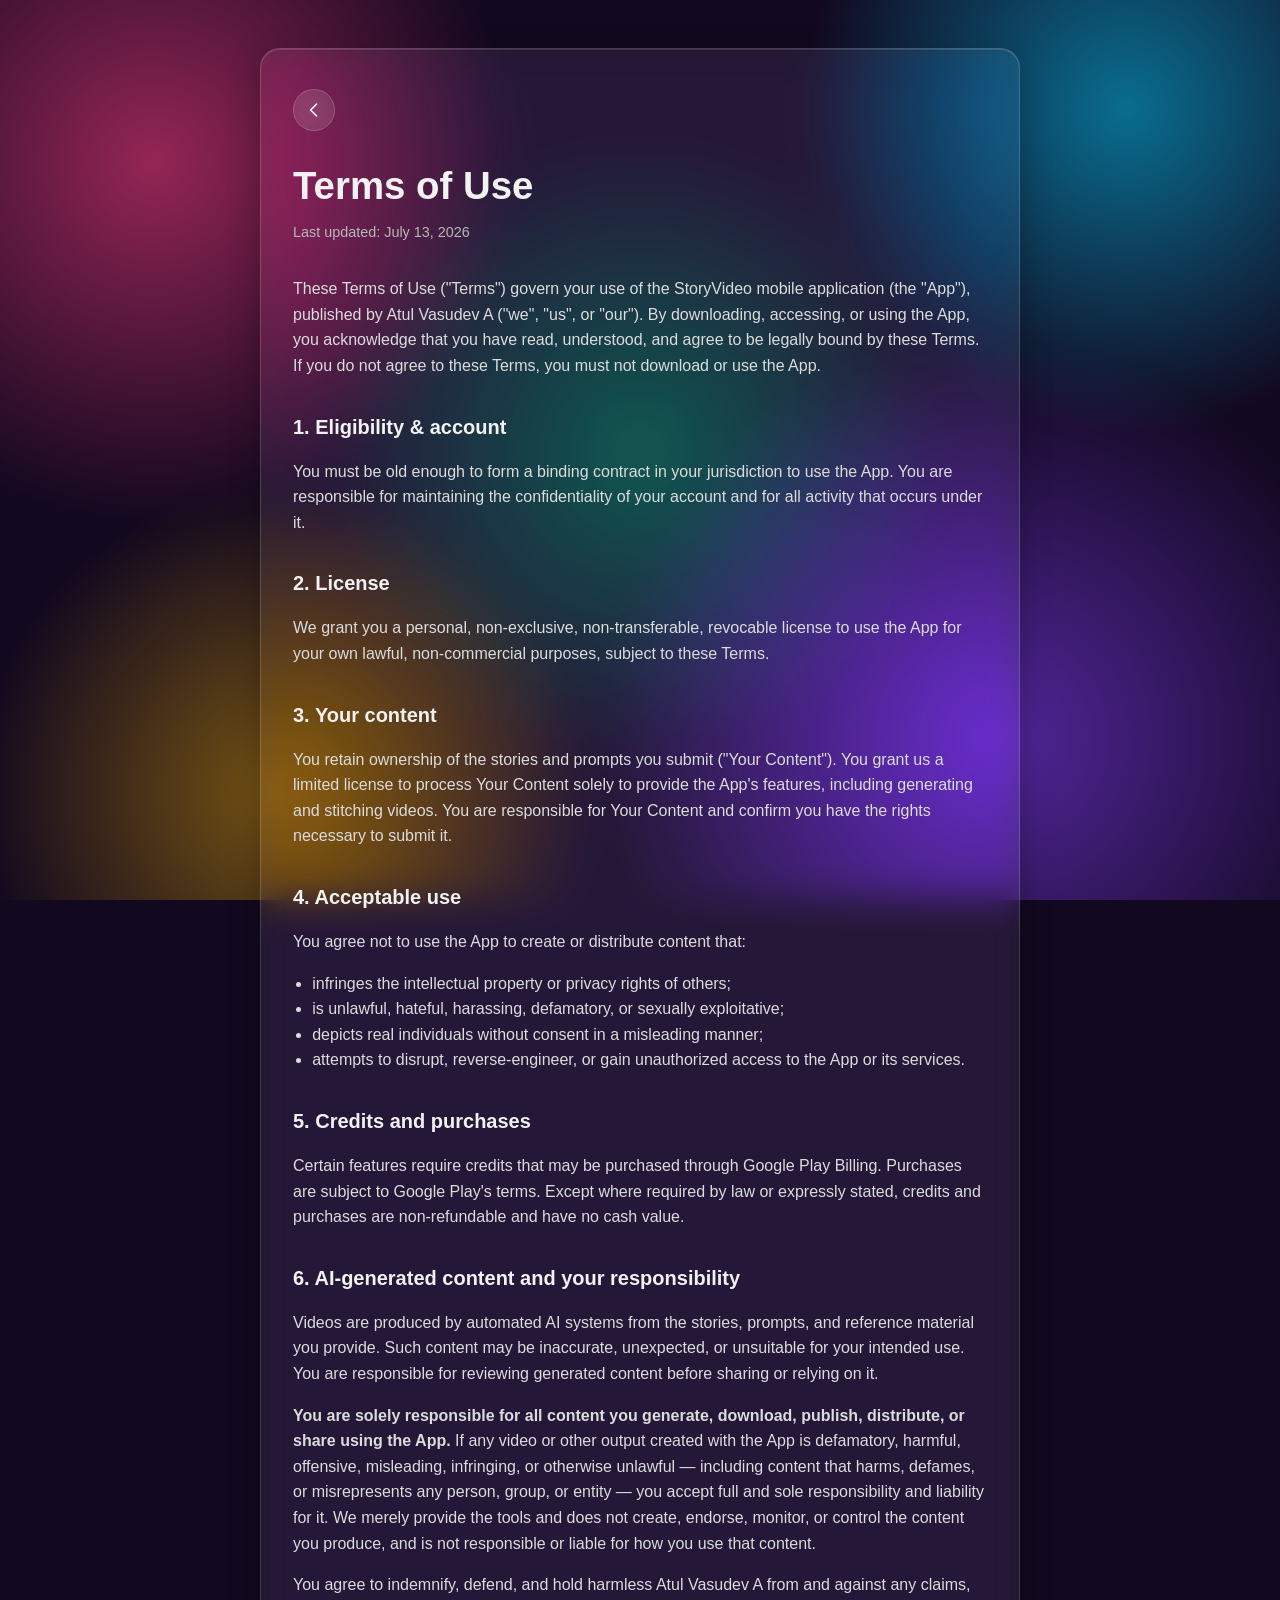
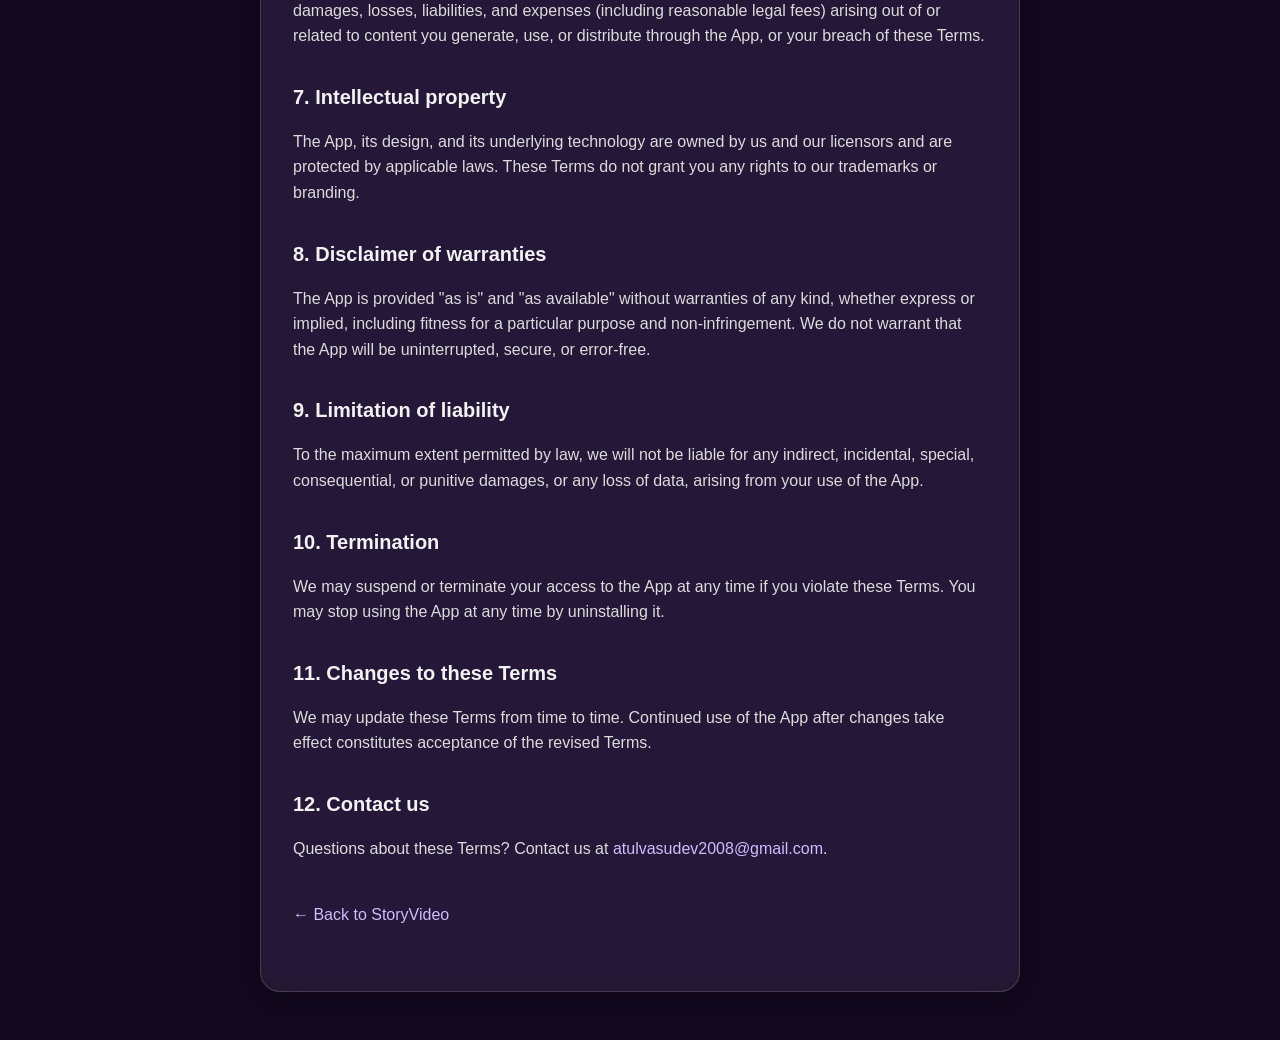
<file: storyvideo/terms.html>
<!DOCTYPE html>
<html lang="en">
<head>
  <meta charset="UTF-8" />
  <meta name="viewport" content="width=device-width, initial-scale=1.0" />
  <title>Terms of Use — StoryVideo</title>
  <link rel="stylesheet" href="styles.css" />
</head>
<body>
  <article class="legal">
    <a class="back" href="../index.html" aria-label="Back to StoryVideo" title="Back to StoryVideo">
      <svg viewBox="0 0 24 24" aria-hidden="true">
        <path d="M15 5l-7 7 7 7" fill="none" stroke="currentColor" stroke-width="2"
              stroke-linecap="round" stroke-linejoin="round"/>
      </svg>
    </a>
    <h1>Terms of Use</h1>
    <p class="updated">Last updated: July 13, 2026</p>

    <p>
      These Terms of Use ("Terms") govern your use of the StoryVideo mobile
      application (the "App"), published by Atul Vasudev A ("we", "us", or
      "our"). By downloading, accessing, or using the App, you acknowledge that you
      have read, understood, and agree to be legally bound by these Terms. If you do
      not agree to these Terms, you must not download or use the App.
    </p>

    <h2>1. Eligibility &amp; account</h2>
    <p>
      You must be old enough to form a binding contract in your jurisdiction to
      use the App. You are responsible for maintaining the confidentiality of your
      account and for all activity that occurs under it.
    </p>

    <h2>2. License</h2>
    <p>
      We grant you a personal, non-exclusive, non-transferable, revocable license
      to use the App for your own lawful, non-commercial purposes, subject to
      these Terms.
    </p>

    <h2>3. Your content</h2>
    <p>
      You retain ownership of the stories and prompts you submit ("Your Content").
      You grant us a limited license to process Your Content solely to provide the
      App's features, including generating and stitching videos. You are
      responsible for Your Content and confirm you have the rights necessary to
      submit it.
    </p>

    <h2>4. Acceptable use</h2>
    <p>You agree not to use the App to create or distribute content that:</p>
    <ul>
      <li>infringes the intellectual property or privacy rights of others;</li>
      <li>is unlawful, hateful, harassing, defamatory, or sexually exploitative;</li>
      <li>depicts real individuals without consent in a misleading manner;</li>
      <li>attempts to disrupt, reverse-engineer, or gain unauthorized access to
        the App or its services.</li>
    </ul>

    <h2>5. Credits and purchases</h2>
    <p>
      Certain features require credits that may be purchased through Google Play
      Billing. Purchases are subject to Google Play's terms. Except where required
      by law or expressly stated, credits and purchases are non-refundable and
      have no cash value.
    </p>

    <h2>6. AI-generated content and your responsibility</h2>
    <p>
      Videos are produced by automated AI systems from the stories, prompts, and
      reference material you provide. Such content may be inaccurate, unexpected, or
      unsuitable for your intended use. You are responsible for reviewing generated
      content before sharing or relying on it.
    </p>
    <p>
      <strong>You are solely responsible for all content you generate, download,
      publish, distribute, or share using the App.</strong> If any video or other
      output created with the App is defamatory, harmful, offensive, misleading,
      infringing, or otherwise unlawful — including content that harms, defames, or
      misrepresents any person, group, or entity — you accept full and sole
      responsibility and liability for it. We merely provide the tools and
      does not create, endorse, monitor, or control the content you produce, and is
      not responsible or liable for how you use that content.
    </p>
    <p>
      You agree to indemnify, defend, and hold harmless Atul Vasudev A
      from and against any claims, damages, losses, liabilities, and expenses
      (including reasonable legal fees) arising out of or related to content you
      generate, use, or distribute through the App, or your breach of these Terms.
    </p>

    <h2>7. Intellectual property</h2>
    <p>
      The App, its design, and its underlying technology are owned by us and our
      licensors and are protected by applicable laws. These Terms do not grant you
      any rights to our trademarks or branding.
    </p>

    <h2>8. Disclaimer of warranties</h2>
    <p>
      The App is provided "as is" and "as available" without warranties of any
      kind, whether express or implied, including fitness for a particular purpose
      and non-infringement. We do not warrant that the App will be uninterrupted,
      secure, or error-free.
    </p>

    <h2>9. Limitation of liability</h2>
    <p>
      To the maximum extent permitted by law, we will not be liable for any
      indirect, incidental, special, consequential, or punitive damages, or any
      loss of data, arising from your use of the App.
    </p>

    <h2>10. Termination</h2>
    <p>
      We may suspend or terminate your access to the App at any time if you
      violate these Terms. You may stop using the App at any time by uninstalling
      it.
    </p>

    <h2>11. Changes to these Terms</h2>
    <p>
      We may update these Terms from time to time. Continued use of the App after
      changes take effect constitutes acceptance of the revised Terms.
    </p>

    <h2>12. Contact us</h2>
    <p>
      Questions about these Terms? Contact us at
      <a href="mailto:atulvasudev2008@gmail.com">atulvasudev2008@gmail.com</a>.
    </p>

    <p style="margin-top:2.5rem;"><a href="../index.html">← Back to StoryVideo</a></p>
  </article>
</body>
</html>
</file>
<file: storyvideo/styles.css>
:root {
  --bg: #000000;
  --surface: #1e1e1e;
  --surface-2: #2a2a2a;
  --outline: #3d3d3d;
  --primary: #d0bcff;
  --primary-strong: #6750a4;
  --text: #f2f2f2;
  --text-dim: #b8b8b8;
}

* { box-sizing: border-box; }

html { scroll-behavior: smooth; }

body {
  margin: 0;
  font-family: -apple-system, BlinkMacSystemFont, "Segoe UI", Roboto, Helvetica, Arial, sans-serif;
  color: var(--text);
  line-height: 1.6;
  -webkit-font-smoothing: antialiased;

  /* Static colourful backdrop for the glass cards to blur against */
  background-color: #12081f;
  background-image:
    radial-gradient(38rem 38rem at 12% 18%, rgba(255, 61, 129, 0.55), transparent 60%),
    radial-gradient(34rem 34rem at 88% 12%, rgba(0, 209, 255, 0.50), transparent 60%),
    radial-gradient(40rem 40rem at 78% 82%, rgba(124, 58, 237, 0.60), transparent 62%),
    radial-gradient(32rem 32rem at 22% 88%, rgba(255, 189, 0, 0.42), transparent 60%),
    radial-gradient(30rem 30rem at 50% 50%, rgba(16, 185, 129, 0.35), transparent 65%);
  background-attachment: fixed;
  background-repeat: no-repeat;
}

a { color: var(--primary); text-decoration: none; }
a:hover { text-decoration: underline; }

/* ---------- Hero ---------- */
.hero {
  /* Soft dark scrim over the colourful backdrop to keep hero text legible */
  background: linear-gradient(180deg, rgba(10, 6, 20, 0.35) 0%, rgba(10, 6, 20, 0.10) 100%);
  padding-bottom: 3rem;
}

.nav {
  max-width: 960px;
  margin: 0 auto;
  padding: 1.25rem 1.5rem;
}

.brand {
  display: inline-flex;
  align-items: center;
  gap: 0.6rem;
  font-weight: 700;
  font-size: 1.2rem;
  color: var(--text);
}
.brand:hover { text-decoration: none; }

.brand-mark {
  display: inline-flex;
  align-items: center;
  justify-content: center;
  width: 32px;
  height: 32px;
  border-radius: 9px;
  background: linear-gradient(135deg, var(--primary), var(--primary-strong));
  color: #1a0f2e;
  font-size: 0.85rem;
}

.hero-inner {
  max-width: 720px;
  margin: 0 auto;
  padding: 2.5rem 1.5rem 0;
  text-align: center;
}

.hero h1 {
  font-size: clamp(2rem, 6vw, 3.25rem);
  line-height: 1.1;
  margin: 0 0 1rem;
  letter-spacing: -0.02em;
}

.lede {
  font-size: clamp(1.05rem, 2.5vw, 1.2rem);
  color: var(--text-dim);
  max-width: 40rem;
  margin: 0 auto 2rem;
}

/* ---------- Play button ---------- */
.play-btn {
  display: inline-flex;
  align-items: center;
  gap: 0.75rem;
  background: #000;
  border: 1px solid #555;
  border-radius: 12px;
  padding: 0.7rem 1.4rem;
  color: #fff;
  transition: transform 0.15s ease, border-color 0.15s ease, background 0.15s ease;
}
.play-btn:hover {
  text-decoration: none;
  transform: translateY(-2px);
  border-color: var(--primary);
  background: #0d0d0d;
}

.play-icon { width: 26px; height: 26px; flex-shrink: 0; }

.play-btn-text { display: flex; flex-direction: column; line-height: 1.15; text-align: left; }
.play-btn-text small { font-size: 0.62rem; letter-spacing: 0.08em; color: #cfcfcf; }
.play-btn-text strong { font-size: 1.2rem; font-weight: 600; }

.platform-note {
  margin-top: 1.1rem;
  font-size: 0.85rem;
  color: var(--text-dim);
}

/* ---------- Features ---------- */
.features {
  max-width: 960px;
  margin: 0 auto;
  padding: 3.5rem 1.5rem;
  display: grid;
  grid-template-columns: repeat(auto-fit, minmax(220px, 1fr));
  gap: 1.25rem;
}

.feature {
  background: rgba(255, 255, 255, 0.07);
  border: 1px solid rgba(255, 255, 255, 0.16);
  border-radius: 18px;
  padding: 1.6rem;
  backdrop-filter: blur(18px) saturate(150%);
  -webkit-backdrop-filter: blur(18px) saturate(150%);
  box-shadow: 0 8px 32px rgba(0, 0, 0, 0.25), inset 0 1px 0 rgba(255, 255, 255, 0.12);
  transition: transform 0.18s ease, border-color 0.18s ease, background 0.18s ease;
}
.feature:hover {
  transform: translateY(-4px);
  background: rgba(255, 255, 255, 0.11);
  border-color: rgba(255, 255, 255, 0.28);
}

.feature-num {
  display: inline-flex;
  align-items: center;
  justify-content: center;
  width: 38px;
  height: 38px;
  border-radius: 50%;
  background: var(--primary-strong);
  color: #eaddff;
  font-weight: 700;
  margin-bottom: 0.9rem;
}

.feature h3 { margin: 0 0 0.4rem; font-size: 1.15rem; }
.feature p { margin: 0; color: #e6e2ef; font-size: 0.95rem; }

/* ---------- Footer ---------- */
.footer {
  border-top: 1px solid rgba(255, 255, 255, 0.14);
  background: rgba(10, 6, 20, 0.25);
  backdrop-filter: blur(10px);
  -webkit-backdrop-filter: blur(10px);
  padding: 2rem 1.5rem 2.5rem;
  text-align: center;
}
.footer-links { font-size: 0.95rem; }
.footer-links .dot { color: var(--text-dim); margin: 0 0.6rem; }
.copyright { margin: 0.9rem 0 0; color: var(--text-dim); font-size: 0.85rem; }

/* ---------- Legal pages ---------- */
.legal {
  max-width: 760px;
  width: calc(100% - 2rem);
  margin: 3rem auto;
  padding: 2.5rem 2rem 3rem;
  background: rgba(255, 255, 255, 0.07);
  border: 1px solid rgba(255, 255, 255, 0.16);
  border-radius: 20px;
  backdrop-filter: blur(18px) saturate(150%);
  -webkit-backdrop-filter: blur(18px) saturate(150%);
  box-shadow: 0 8px 32px rgba(0, 0, 0, 0.25), inset 0 1px 0 rgba(255, 255, 255, 0.12);
}
.legal .back {
  display: inline-flex;
  align-items: center;
  justify-content: center;
  width: 42px;
  height: 42px;
  margin-bottom: 1.5rem;
  border-radius: 50%;
  color: var(--text);
  background: rgba(255, 255, 255, 0.08);
  border: 1px solid rgba(255, 255, 255, 0.18);
  backdrop-filter: blur(10px);
  -webkit-backdrop-filter: blur(10px);
  transition: transform 0.15s ease, background 0.15s ease, border-color 0.15s ease;
}
.legal .back:hover {
  text-decoration: none;
  transform: translateX(-2px);
  background: rgba(255, 255, 255, 0.14);
  border-color: rgba(255, 255, 255, 0.3);
}
.legal .back svg { width: 20px; height: 20px; display: block; }
.legal h1 { font-size: clamp(1.8rem, 5vw, 2.4rem); margin: 0 0 0.3rem; }
.legal .updated { color: var(--text-dim); font-size: 0.9rem; margin: 0 0 2rem; }
.legal h2 { font-size: 1.25rem; margin: 2rem 0 0.6rem; }
.legal p, .legal li { color: #dcdcdc; }
.legal ul { padding-left: 1.2rem; }
.legal a { word-break: break-word; }
.legal ol.steps { padding-left: 1.3rem; }
.legal ol.steps li { margin: 0.5rem 0; padding-left: 0.3rem; }
.legal ol.steps li::marker { color: var(--primary); font-weight: 700; }
</file>
